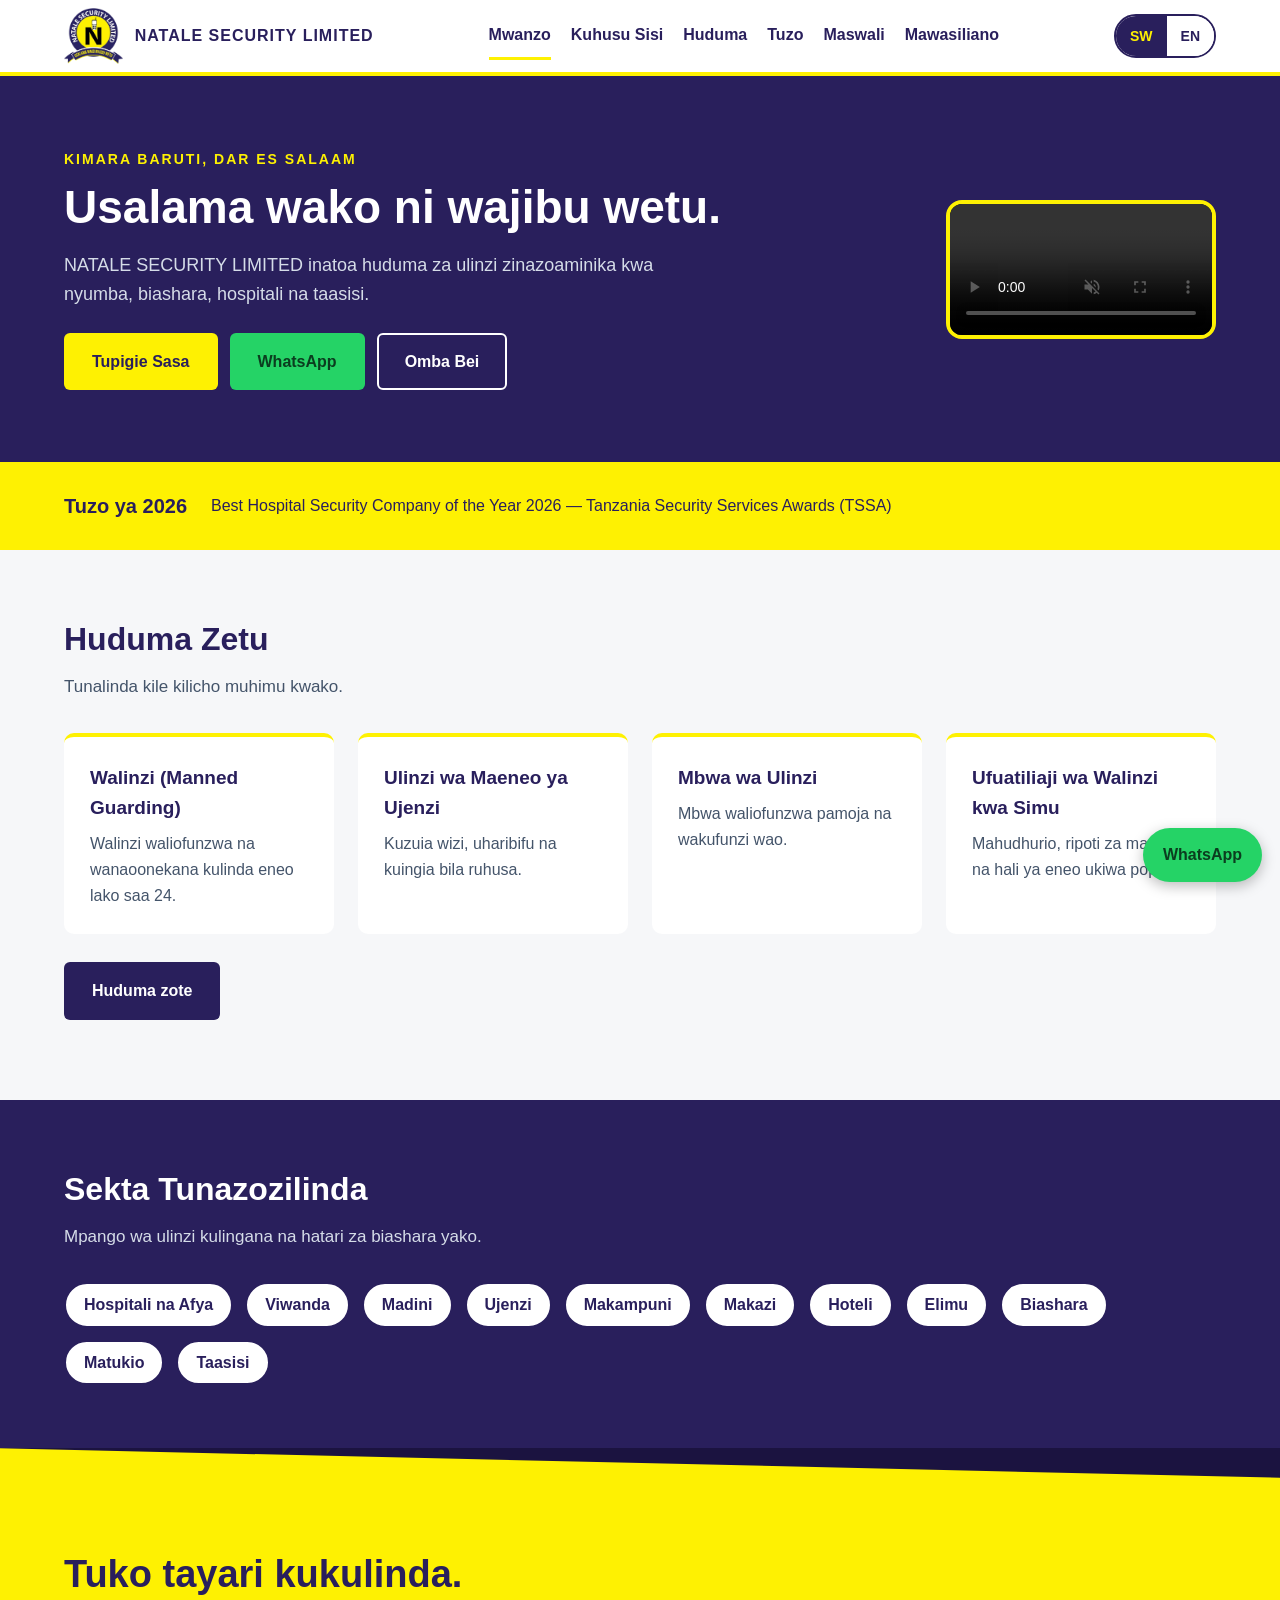
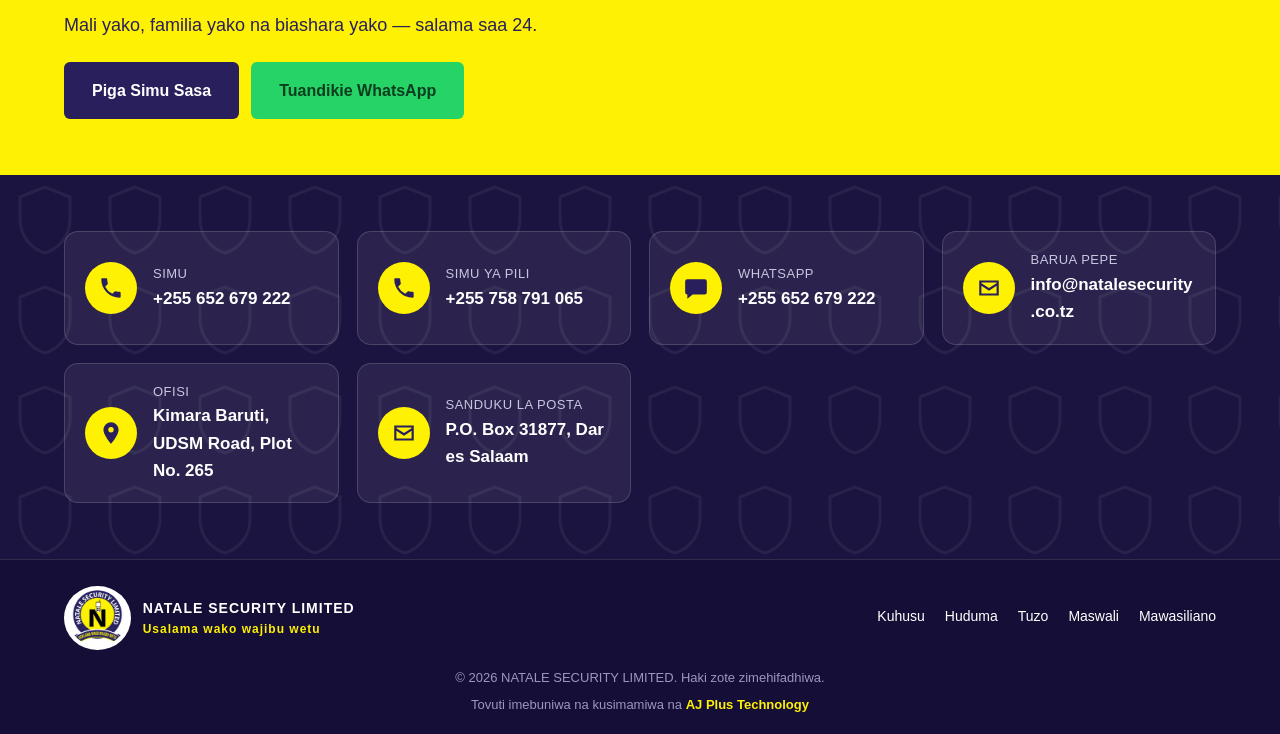
<file: index.html>
<!doctype html><html lang="sw"><head><meta charset="utf-8"><meta name="viewport" content="width=device-width,initial-scale=1"><title>Ulinzi wa Uhakika Dar es Salaam | NATALE SECURITY LIMITED</title><meta name="author" content="AJ Plus Technology"><meta name="description" content="NATALE SECURITY LIMITED: huduma za ulinzi Dar es Salaam. Mshindi wa Best Hospital Security Company of the Year 2026."><link rel="icon" href="assets/logo.png"><link rel="stylesheet" href="css/style.css"></head><body>
<header><div class="w"><a class="brand" href="index.html"><img src="assets/logo.png" alt="Nembo la NATALE SECURITY LIMITED"><span>NATALE SECURITY LIMITED</span></a><nav><a href="index.html" class=on>Mwanzo</a><a href="about.html">Kuhusu Sisi</a><a href="services.html">Huduma</a><a href="awards.html">Tuzo</a><a href="faq.html">Maswali</a><a href="contact.html">Mawasiliano</a></nav></div></header>
<section class="hero"><div class="w"><div class="tx"><div class="eyebrow">KIMARA BARUTI, DAR ES SALAAM</div><h1>Usalama wako ni wajibu wetu.</h1><p>NATALE SECURITY LIMITED inatoa huduma za ulinzi zinazoaminika kwa nyumba, biashara, hospitali na taasisi.</p><div class="btns"><a class="b y" href="tel:+255652679222">Tupigie Sasa</a><a class="b g" href="https://wa.me/255652679222">WhatsApp</a><a class="b o" href="contact.html">Omba Bei</a></div></div><div class="vid"><video src="assets/natale-intro.mp4" autoplay muted loop playsinline controls preload="metadata" aria-label="Video ya NATALE SECURITY LIMITED"></video></div></div></section><div class="award"><div class="w"><strong>Tuzo ya 2026</strong><span>Best Hospital Security Company of the Year 2026 &mdash; Tanzania Security Services Awards (TSSA)</span></div></div>
<section class="sec"><div class="w"><h2>Huduma Zetu</h2><p class="sub">Tunalinda kile kilicho muhimu kwako.</p><div class="grid"><div class="card"><h3>Walinzi (Manned Guarding)</h3><p>Walinzi waliofunzwa na wanaoonekana kulinda eneo lako saa 24.</p></div><div class="card"><h3>Ulinzi wa Maeneo ya Ujenzi</h3><p>Kuzuia wizi, uharibifu na kuingia bila ruhusa.</p></div><div class="card"><h3>Mbwa wa Ulinzi</h3><p>Mbwa waliofunzwa pamoja na wakufunzi wao.</p></div><div class="card"><h3>Ufuatiliaji wa Walinzi kwa Simu</h3><p>Mahudhurio, ripoti za matukio na hali ya eneo ukiwa popote.</p></div></div><p style="margin-top:28px"><a class="b n" href="services.html">Huduma zote</a></p></div></section>
<section class="sec dark"><div class="w"><h2>Sekta Tunazozilinda</h2><p class="sub">Mpango wa ulinzi kulingana na hatari za biashara yako.</p><div class="chips" style="color:var(--n)"><span>Hospitali na Afya</span><span>Viwanda</span><span>Madini</span><span>Ujenzi</span><span>Makampuni</span><span>Makazi</span><span>Hoteli</span><span>Elimu</span><span>Biashara</span><span>Matukio</span><span>Taasisi</span></div></div></section>
<footer>
<div class="ft-cta"><div class="w"><h2>Tuko tayari kukulinda.</h2><p>Mali yako, familia yako na biashara yako &mdash; salama saa 24.</p><div class="btns"><a class="b n" href="tel:+255652679222">Piga Simu Sasa</a><a class="b g" href="https://wa.me/255652679222">Tuandikie WhatsApp</a></div></div></div>
<div class="ft-main"><div class="w"><div class="fg"><a href="tel:+255652679222" class="fc"><span class="fi"><svg viewBox="0 0 24 24" width="26" height="26" fill="currentColor" aria-hidden="true"><path d="M6.6 10.8a15 15 0 006.6 6.6l2.2-2.2a1 1 0 011-.25 11 11 0 003.5.56 1 1 0 011 1V20a1 1 0 01-1 1A17 17 0 013 4a1 1 0 011-1h3.5a1 1 0 011 1c0 1.2.2 2.4.56 3.5a1 1 0 01-.25 1z"/></svg></span><span><small>Simu</small><b>+255 652 679 222</b></span></a><a href="tel:+255758791065" class="fc"><span class="fi"><svg viewBox="0 0 24 24" width="26" height="26" fill="currentColor" aria-hidden="true"><path d="M6.6 10.8a15 15 0 006.6 6.6l2.2-2.2a1 1 0 011-.25 11 11 0 003.5.56 1 1 0 011 1V20a1 1 0 01-1 1A17 17 0 013 4a1 1 0 011-1h3.5a1 1 0 011 1c0 1.2.2 2.4.56 3.5a1 1 0 01-.25 1z"/></svg></span><span><small>Simu ya pili</small><b>+255 758 791 065</b></span></a><a href="https://wa.me/255652679222" class="fc"><span class="fi"><svg viewBox="0 0 24 24" width="26" height="26" fill="currentColor" aria-hidden="true"><path d="M4 4h16a2 2 0 012 2v10a2 2 0 01-2 2H9l-5 4v-4H4a2 2 0 01-2-2V6a2 2 0 012-2z"/></svg></span><span><small>WhatsApp</small><b>+255 652 679 222</b></span></a><a href="mailto:info@natalesecurity.co.tz" class="fc"><span class="fi"><svg viewBox="0 0 24 24" width="26" height="26" fill="currentColor" aria-hidden="true"><path d="M3 5h18v14H3zm2 2v.5l7 4.500 7-4.500V7zm14 3l-7 4.500L5 10v7h14z"/></svg></span><span><small>Barua Pepe</small><b>info@natalesecurity.co.tz</b></span></a><div class="fc"><span class="fi"><svg viewBox="0 0 24 24" width="26" height="26" fill="currentColor" aria-hidden="true"><path d="M12 2a7 7 0 00-7 7c0 5.200 7 13 7 13s7-7.800 7-13a7 7 0 00-7-7zm0 9.500A2.500 2.500 0 1112 6.500a2.500 2.500 0 010 5z"/></svg></span><span><small>Ofisi</small><b>Kimara Baruti, UDSM Road, Plot No. 265</b></span></div><div class="fc"><span class="fi"><svg viewBox="0 0 24 24" width="26" height="26" fill="currentColor" aria-hidden="true"><path d="M3 5h18v14H3zm2 2v.5l7 4.500 7-4.500V7zm14 3l-7 4.500L5 10v7h14z"/></svg></span><span><small>Sanduku la Posta</small><b>P.O. Box 31877, Dar es Salaam</b></span></div></div></div></div>
<div class="ft-bot"><div class="w"><a class="brand" href="index.html"><img src="assets/logo.png" alt="Nembo la NATALE SECURITY LIMITED"><span>NATALE SECURITY LIMITED<small>Usalama wako wajibu wetu</small></span></a><nav><a href="about.html">Kuhusu</a><a href="services.html">Huduma</a><a href="awards.html">Tuzo</a><a href="faq.html">Maswali</a><a href="contact.html">Mawasiliano</a></nav></div><p>&copy; 2026 NATALE SECURITY LIMITED. Haki zote zimehifadhiwa.</p><p class="credit">Tovuti imebuniwa na kusimamiwa na <strong>AJ Plus Technology</strong></p></div>
</footer>
<a class="wa" href="https://wa.me/255652679222">WhatsApp</a><script src="js/lang.js" defer></script></body></html>
</file>
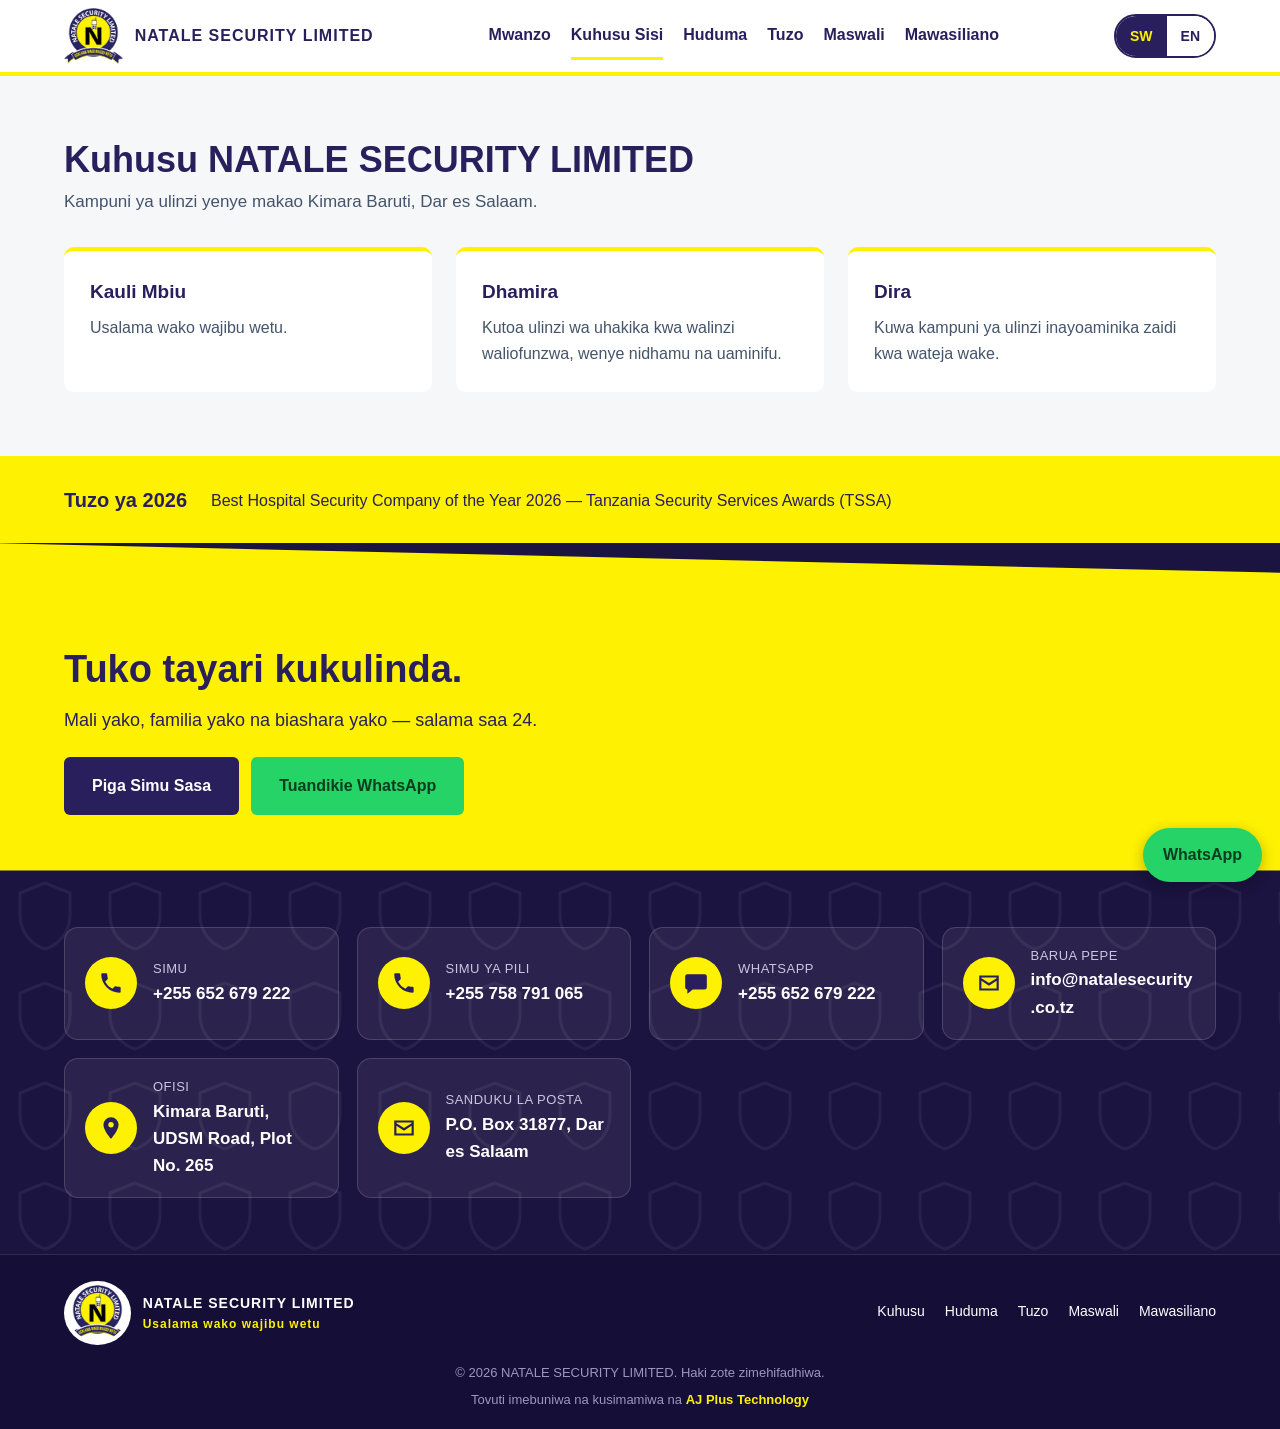
<file: about.html>
<!doctype html><html lang="sw"><head><meta charset="utf-8"><meta name="viewport" content="width=device-width,initial-scale=1"><title>Kuhusu Sisi | NATALE SECURITY LIMITED</title><meta name="author" content="AJ Plus Technology"><meta name="description" content="Kuhusu NATALE SECURITY LIMITED, dira, dhamira na kauli mbiu."><link rel="icon" href="assets/logo.png"><link rel="stylesheet" href="css/style.css"></head><body>
<header><div class="w"><a class="brand" href="index.html"><img src="assets/logo.png" alt="Nembo la NATALE SECURITY LIMITED"><span>NATALE SECURITY LIMITED</span></a><nav><a href="index.html">Mwanzo</a><a href="about.html" class=on>Kuhusu Sisi</a><a href="services.html">Huduma</a><a href="awards.html">Tuzo</a><a href="faq.html">Maswali</a><a href="contact.html">Mawasiliano</a></nav></div></header>
<section class="sec"><div class="w"><h1 style="font-size:36px;margin:0 0 8px">Kuhusu NATALE SECURITY LIMITED</h1><p class="sub">Kampuni ya ulinzi yenye makao Kimara Baruti, Dar es Salaam.</p><div class="grid"><div class="card"><h3>Kauli Mbiu</h3><p>Usalama wako wajibu wetu.</p></div><div class="card"><h3>Dhamira</h3><p>Kutoa ulinzi wa uhakika kwa walinzi waliofunzwa, wenye nidhamu na uaminifu.</p></div><div class="card"><h3>Dira</h3><p>Kuwa kampuni ya ulinzi inayoaminika zaidi kwa wateja wake.</p></div></div>
<!-- TODO: weka mwaka wa kuanzishwa, namba ya leseni/usajili na timu ya uongozi -->
</div></section><div class="award"><div class="w"><strong>Tuzo ya 2026</strong><span>Best Hospital Security Company of the Year 2026 &mdash; Tanzania Security Services Awards (TSSA)</span></div></div>
<footer>
<div class="ft-cta"><div class="w"><h2>Tuko tayari kukulinda.</h2><p>Mali yako, familia yako na biashara yako &mdash; salama saa 24.</p><div class="btns"><a class="b n" href="tel:+255652679222">Piga Simu Sasa</a><a class="b g" href="https://wa.me/255652679222">Tuandikie WhatsApp</a></div></div></div>
<div class="ft-main"><div class="w"><div class="fg"><a href="tel:+255652679222" class="fc"><span class="fi"><svg viewBox="0 0 24 24" width="26" height="26" fill="currentColor" aria-hidden="true"><path d="M6.6 10.8a15 15 0 006.6 6.6l2.2-2.2a1 1 0 011-.25 11 11 0 003.5.56 1 1 0 011 1V20a1 1 0 01-1 1A17 17 0 013 4a1 1 0 011-1h3.5a1 1 0 011 1c0 1.2.2 2.4.56 3.5a1 1 0 01-.25 1z"/></svg></span><span><small>Simu</small><b>+255 652 679 222</b></span></a><a href="tel:+255758791065" class="fc"><span class="fi"><svg viewBox="0 0 24 24" width="26" height="26" fill="currentColor" aria-hidden="true"><path d="M6.6 10.8a15 15 0 006.6 6.6l2.2-2.2a1 1 0 011-.25 11 11 0 003.5.56 1 1 0 011 1V20a1 1 0 01-1 1A17 17 0 013 4a1 1 0 011-1h3.5a1 1 0 011 1c0 1.2.2 2.4.56 3.5a1 1 0 01-.25 1z"/></svg></span><span><small>Simu ya pili</small><b>+255 758 791 065</b></span></a><a href="https://wa.me/255652679222" class="fc"><span class="fi"><svg viewBox="0 0 24 24" width="26" height="26" fill="currentColor" aria-hidden="true"><path d="M4 4h16a2 2 0 012 2v10a2 2 0 01-2 2H9l-5 4v-4H4a2 2 0 01-2-2V6a2 2 0 012-2z"/></svg></span><span><small>WhatsApp</small><b>+255 652 679 222</b></span></a><a href="mailto:info@natalesecurity.co.tz" class="fc"><span class="fi"><svg viewBox="0 0 24 24" width="26" height="26" fill="currentColor" aria-hidden="true"><path d="M3 5h18v14H3zm2 2v.5l7 4.500 7-4.500V7zm14 3l-7 4.500L5 10v7h14z"/></svg></span><span><small>Barua Pepe</small><b>info@natalesecurity.co.tz</b></span></a><div class="fc"><span class="fi"><svg viewBox="0 0 24 24" width="26" height="26" fill="currentColor" aria-hidden="true"><path d="M12 2a7 7 0 00-7 7c0 5.200 7 13 7 13s7-7.800 7-13a7 7 0 00-7-7zm0 9.500A2.500 2.500 0 1112 6.500a2.500 2.500 0 010 5z"/></svg></span><span><small>Ofisi</small><b>Kimara Baruti, UDSM Road, Plot No. 265</b></span></div><div class="fc"><span class="fi"><svg viewBox="0 0 24 24" width="26" height="26" fill="currentColor" aria-hidden="true"><path d="M3 5h18v14H3zm2 2v.5l7 4.500 7-4.500V7zm14 3l-7 4.500L5 10v7h14z"/></svg></span><span><small>Sanduku la Posta</small><b>P.O. Box 31877, Dar es Salaam</b></span></div></div></div></div>
<div class="ft-bot"><div class="w"><a class="brand" href="index.html"><img src="assets/logo.png" alt="Nembo la NATALE SECURITY LIMITED"><span>NATALE SECURITY LIMITED<small>Usalama wako wajibu wetu</small></span></a><nav><a href="about.html">Kuhusu</a><a href="services.html">Huduma</a><a href="awards.html">Tuzo</a><a href="faq.html">Maswali</a><a href="contact.html">Mawasiliano</a></nav></div><p>&copy; 2026 NATALE SECURITY LIMITED. Haki zote zimehifadhiwa.</p><p class="credit">Tovuti imebuniwa na kusimamiwa na <strong>AJ Plus Technology</strong></p></div>
</footer>
<a class="wa" href="https://wa.me/255652679222">WhatsApp</a><script src="js/lang.js" defer></script></body></html>
</file>
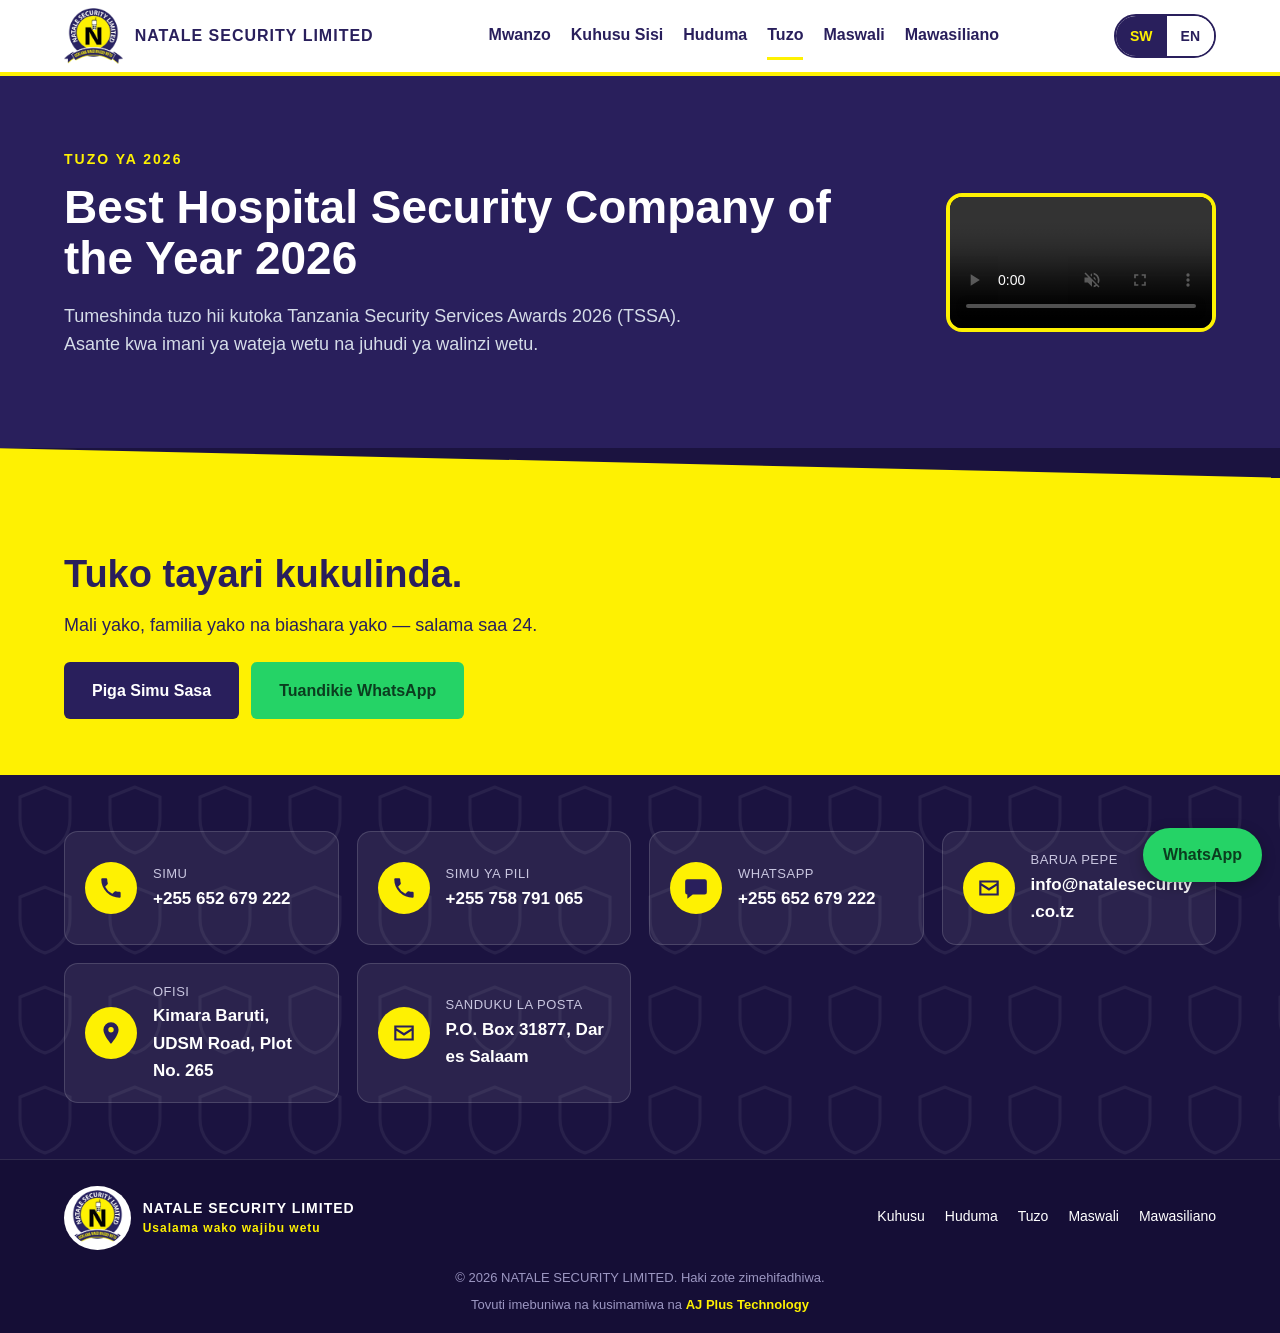
<file: awards.html>
<!doctype html><html lang="sw"><head><meta charset="utf-8"><meta name="viewport" content="width=device-width,initial-scale=1"><title>Tuzo na Mafanikio | NATALE SECURITY LIMITED</title><meta name="author" content="AJ Plus Technology"><meta name="description" content="Tuzo ya Best Hospital Security Company of the Year 2026 (TSSA) kwa NATALE SECURITY LIMITED."><link rel="icon" href="assets/logo.png"><link rel="stylesheet" href="css/style.css"></head><body>
<header><div class="w"><a class="brand" href="index.html"><img src="assets/logo.png" alt="Nembo la NATALE SECURITY LIMITED"><span>NATALE SECURITY LIMITED</span></a><nav><a href="index.html">Mwanzo</a><a href="about.html">Kuhusu Sisi</a><a href="services.html">Huduma</a><a href="awards.html" class=on>Tuzo</a><a href="faq.html">Maswali</a><a href="contact.html">Mawasiliano</a></nav></div></header>
<section class="hero"><div class="w"><div class="tx"><div class="eyebrow">TUZO YA 2026</div><h1>Best Hospital Security Company of the Year 2026</h1><p>Tumeshinda tuzo hii kutoka Tanzania Security Services Awards 2026 (TSSA). Asante kwa imani ya wateja wetu na juhudi ya walinzi wetu.</p></div><div class="vid"><video src="assets/natale-intro.mp4" autoplay muted loop playsinline controls preload="metadata" aria-label="Video ya NATALE SECURITY LIMITED"></video></div></div></section>
<!-- TODO: weka picha ya cheti/kombe na tarehe ya hafla -->
<footer>
<div class="ft-cta"><div class="w"><h2>Tuko tayari kukulinda.</h2><p>Mali yako, familia yako na biashara yako &mdash; salama saa 24.</p><div class="btns"><a class="b n" href="tel:+255652679222">Piga Simu Sasa</a><a class="b g" href="https://wa.me/255652679222">Tuandikie WhatsApp</a></div></div></div>
<div class="ft-main"><div class="w"><div class="fg"><a href="tel:+255652679222" class="fc"><span class="fi"><svg viewBox="0 0 24 24" width="26" height="26" fill="currentColor" aria-hidden="true"><path d="M6.6 10.8a15 15 0 006.6 6.6l2.2-2.2a1 1 0 011-.25 11 11 0 003.5.56 1 1 0 011 1V20a1 1 0 01-1 1A17 17 0 013 4a1 1 0 011-1h3.5a1 1 0 011 1c0 1.2.2 2.4.56 3.5a1 1 0 01-.25 1z"/></svg></span><span><small>Simu</small><b>+255 652 679 222</b></span></a><a href="tel:+255758791065" class="fc"><span class="fi"><svg viewBox="0 0 24 24" width="26" height="26" fill="currentColor" aria-hidden="true"><path d="M6.6 10.8a15 15 0 006.6 6.6l2.2-2.2a1 1 0 011-.25 11 11 0 003.5.56 1 1 0 011 1V20a1 1 0 01-1 1A17 17 0 013 4a1 1 0 011-1h3.5a1 1 0 011 1c0 1.2.2 2.4.56 3.5a1 1 0 01-.25 1z"/></svg></span><span><small>Simu ya pili</small><b>+255 758 791 065</b></span></a><a href="https://wa.me/255652679222" class="fc"><span class="fi"><svg viewBox="0 0 24 24" width="26" height="26" fill="currentColor" aria-hidden="true"><path d="M4 4h16a2 2 0 012 2v10a2 2 0 01-2 2H9l-5 4v-4H4a2 2 0 01-2-2V6a2 2 0 012-2z"/></svg></span><span><small>WhatsApp</small><b>+255 652 679 222</b></span></a><a href="mailto:info@natalesecurity.co.tz" class="fc"><span class="fi"><svg viewBox="0 0 24 24" width="26" height="26" fill="currentColor" aria-hidden="true"><path d="M3 5h18v14H3zm2 2v.5l7 4.500 7-4.500V7zm14 3l-7 4.500L5 10v7h14z"/></svg></span><span><small>Barua Pepe</small><b>info@natalesecurity.co.tz</b></span></a><div class="fc"><span class="fi"><svg viewBox="0 0 24 24" width="26" height="26" fill="currentColor" aria-hidden="true"><path d="M12 2a7 7 0 00-7 7c0 5.200 7 13 7 13s7-7.800 7-13a7 7 0 00-7-7zm0 9.500A2.500 2.500 0 1112 6.500a2.500 2.500 0 010 5z"/></svg></span><span><small>Ofisi</small><b>Kimara Baruti, UDSM Road, Plot No. 265</b></span></div><div class="fc"><span class="fi"><svg viewBox="0 0 24 24" width="26" height="26" fill="currentColor" aria-hidden="true"><path d="M3 5h18v14H3zm2 2v.5l7 4.500 7-4.500V7zm14 3l-7 4.500L5 10v7h14z"/></svg></span><span><small>Sanduku la Posta</small><b>P.O. Box 31877, Dar es Salaam</b></span></div></div></div></div>
<div class="ft-bot"><div class="w"><a class="brand" href="index.html"><img src="assets/logo.png" alt="Nembo la NATALE SECURITY LIMITED"><span>NATALE SECURITY LIMITED<small>Usalama wako wajibu wetu</small></span></a><nav><a href="about.html">Kuhusu</a><a href="services.html">Huduma</a><a href="awards.html">Tuzo</a><a href="faq.html">Maswali</a><a href="contact.html">Mawasiliano</a></nav></div><p>&copy; 2026 NATALE SECURITY LIMITED. Haki zote zimehifadhiwa.</p><p class="credit">Tovuti imebuniwa na kusimamiwa na <strong>AJ Plus Technology</strong></p></div>
</footer>
<a class="wa" href="https://wa.me/255652679222">WhatsApp</a><script src="js/lang.js" defer></script></body></html>
</file>
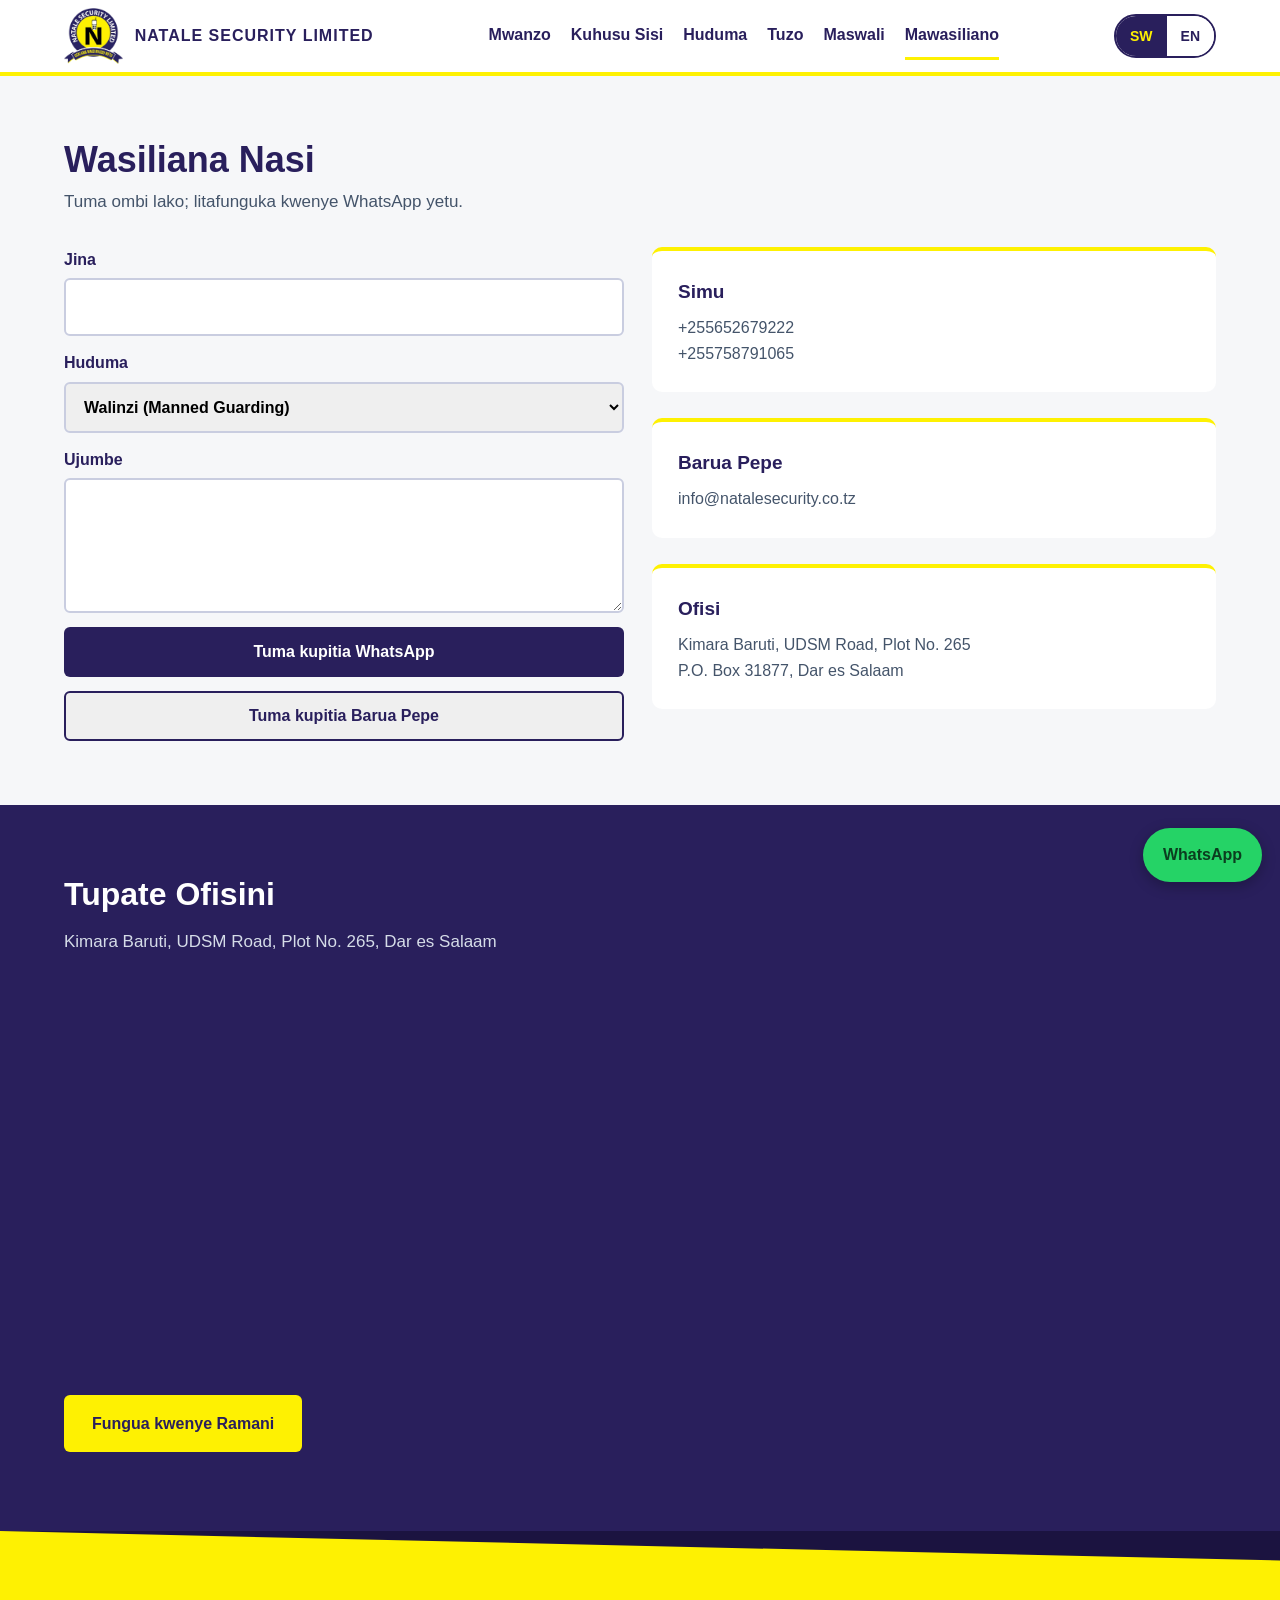
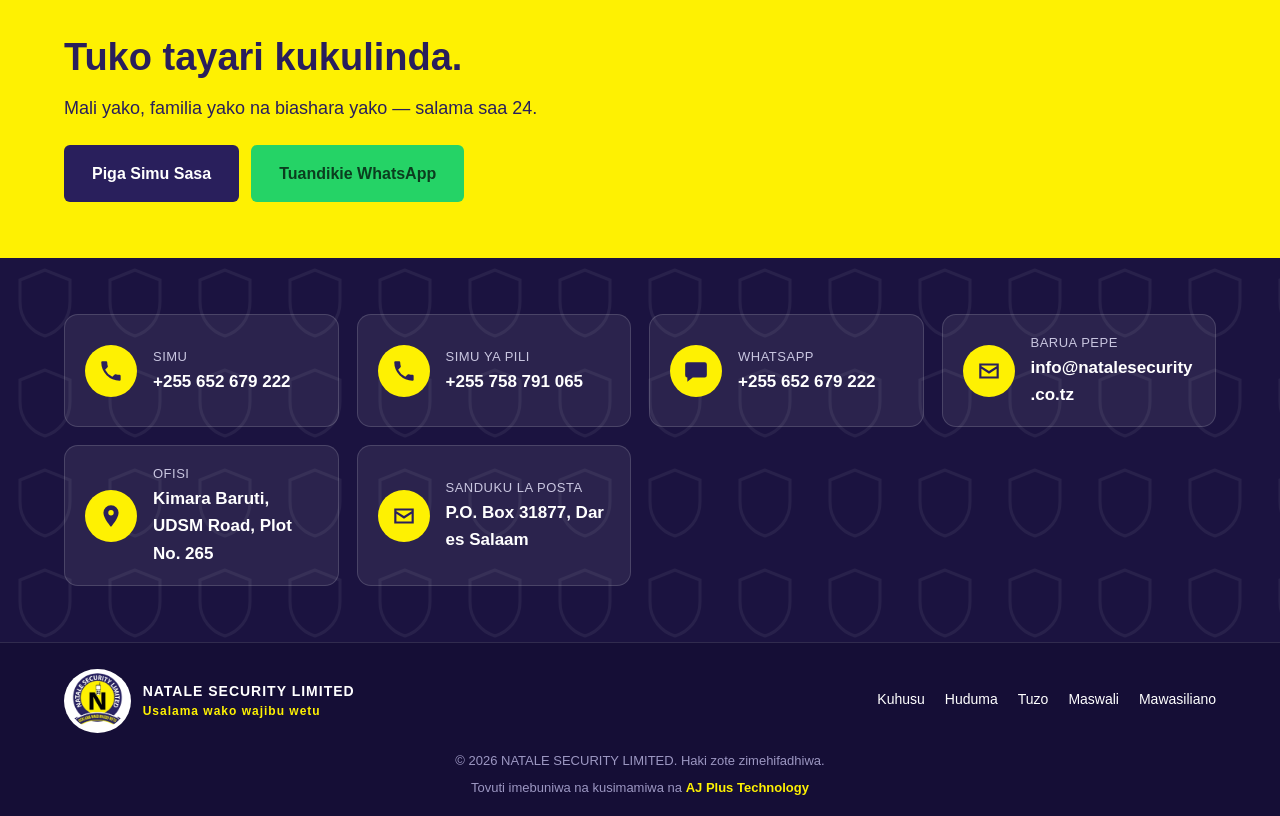
<file: contact.html>
<!doctype html><html lang="sw"><head><meta charset="utf-8"><meta name="viewport" content="width=device-width,initial-scale=1"><title>Mawasiliano | NATALE SECURITY LIMITED</title><meta name="author" content="AJ Plus Technology"><meta name="description" content="Wasiliana na NATALE SECURITY LIMITED, Kimara Baruti, Dar es Salaam."><link rel="icon" href="assets/logo.png"><link rel="stylesheet" href="css/style.css"></head><body>
<header><div class="w"><a class="brand" href="index.html"><img src="assets/logo.png" alt="Nembo la NATALE SECURITY LIMITED"><span>NATALE SECURITY LIMITED</span></a><nav><a href="index.html">Mwanzo</a><a href="about.html">Kuhusu Sisi</a><a href="services.html">Huduma</a><a href="awards.html">Tuzo</a><a href="faq.html">Maswali</a><a href="contact.html" class=on>Mawasiliano</a></nav></div></header>
<section class="sec"><div class="w"><h1 style="font-size:36px;margin:0 0 8px">Wasiliana Nasi</h1><p class="sub">Tuma ombi lako; litafunguka kwenye WhatsApp yetu.</p><div class="grid"><form id="f"><label>Jina<input id="n" required></label><label>Huduma<select id="s"><option>Walinzi (Manned Guarding)</option><option>Ulinzi wa Maeneo ya Ujenzi</option><option>Mbwa wa Ulinzi</option><option>Ufuatiliaji wa Walinzi kwa Simu</option><option>Ulinzi wa VIP na Matukio</option><option>Doria na Kukabiliana na Tahadhari</option><option>CCTV na Ufuatiliaji wa Mbali</option><option>Usindikizaji wa Fedha na Mali</option></select></label><label>Ujumbe<textarea id="m" rows="4"></textarea></label><button class="b n" type="submit">Tuma kupitia WhatsApp</button><button class="b o" id="em" type="button" style="border-color:var(--n);color:var(--n)">Tuma kupitia Barua Pepe</button></form>
<div><div class="card"><h3>Simu</h3><p><a href="tel:+255652679222">+255652679222</a><br><a href="tel:+255758791065">+255758791065</a></p></div><br><div class="card"><h3>Barua Pepe</h3><p><a href="mailto:info@natalesecurity.co.tz">info@natalesecurity.co.tz</a></p></div><br><div class="card"><h3>Ofisi</h3><p>Kimara Baruti, UDSM Road, Plot No. 265<br>P.O. Box 31877, Dar es Salaam</p></div></div></div></div></section>
<section class="sec dark"><div class="w"><h2>Tupate Ofisini</h2><p class="sub">Kimara Baruti, UDSM Road, Plot No. 265, Dar es Salaam</p><iframe title="Ramani ya ofisi ya NATALE SECURITY LIMITED" src="https://www.google.com/maps?q=-6.802180,39.208233&z=17&output=embed" width="100%" height="380" style="border:0;border-radius:14px" loading="lazy" referrerpolicy="no-referrer-when-downgrade"></iframe><p style="margin-top:20px"><a class="b y" href="https://maps.app.goo.gl/S2AyzX9BJRT9HKiE8" target="_blank" rel="noopener">Fungua kwenye Ramani</a></p></div></section>
<script>document.getElementById('em').onclick=function(){var en=document.documentElement.lang==='en';location.href='mailto:info@natalesecurity.co.tz?subject='+encodeURIComponent((en?'Service request: ':'Ombi la huduma: ')+s.value)+'&body='+encodeURIComponent((en?'Name: ':'Jina: ')+n.value+'\n\n'+m.value)};document.getElementById('f').onsubmit=function(e){e.preventDefault();var en=document.documentElement.lang==='en';var t=(en?'Hello NATALE SECURITY, my name is '+n.value+'. I need: ':'Habari NATALE SECURITY, naitwa '+n.value+'. Ninahitaji: ')+s.value+'. '+m.value;location.href='https://wa.me/255652679222?text='+encodeURIComponent(t)}</script>
<footer>
<div class="ft-cta"><div class="w"><h2>Tuko tayari kukulinda.</h2><p>Mali yako, familia yako na biashara yako &mdash; salama saa 24.</p><div class="btns"><a class="b n" href="tel:+255652679222">Piga Simu Sasa</a><a class="b g" href="https://wa.me/255652679222">Tuandikie WhatsApp</a></div></div></div>
<div class="ft-main"><div class="w"><div class="fg"><a href="tel:+255652679222" class="fc"><span class="fi"><svg viewBox="0 0 24 24" width="26" height="26" fill="currentColor" aria-hidden="true"><path d="M6.6 10.8a15 15 0 006.6 6.6l2.2-2.2a1 1 0 011-.25 11 11 0 003.5.56 1 1 0 011 1V20a1 1 0 01-1 1A17 17 0 013 4a1 1 0 011-1h3.5a1 1 0 011 1c0 1.2.2 2.4.56 3.5a1 1 0 01-.25 1z"/></svg></span><span><small>Simu</small><b>+255 652 679 222</b></span></a><a href="tel:+255758791065" class="fc"><span class="fi"><svg viewBox="0 0 24 24" width="26" height="26" fill="currentColor" aria-hidden="true"><path d="M6.6 10.8a15 15 0 006.6 6.6l2.2-2.2a1 1 0 011-.25 11 11 0 003.5.56 1 1 0 011 1V20a1 1 0 01-1 1A17 17 0 013 4a1 1 0 011-1h3.5a1 1 0 011 1c0 1.2.2 2.4.56 3.5a1 1 0 01-.25 1z"/></svg></span><span><small>Simu ya pili</small><b>+255 758 791 065</b></span></a><a href="https://wa.me/255652679222" class="fc"><span class="fi"><svg viewBox="0 0 24 24" width="26" height="26" fill="currentColor" aria-hidden="true"><path d="M4 4h16a2 2 0 012 2v10a2 2 0 01-2 2H9l-5 4v-4H4a2 2 0 01-2-2V6a2 2 0 012-2z"/></svg></span><span><small>WhatsApp</small><b>+255 652 679 222</b></span></a><a href="mailto:info@natalesecurity.co.tz" class="fc"><span class="fi"><svg viewBox="0 0 24 24" width="26" height="26" fill="currentColor" aria-hidden="true"><path d="M3 5h18v14H3zm2 2v.5l7 4.500 7-4.500V7zm14 3l-7 4.500L5 10v7h14z"/></svg></span><span><small>Barua Pepe</small><b>info@natalesecurity.co.tz</b></span></a><div class="fc"><span class="fi"><svg viewBox="0 0 24 24" width="26" height="26" fill="currentColor" aria-hidden="true"><path d="M12 2a7 7 0 00-7 7c0 5.200 7 13 7 13s7-7.800 7-13a7 7 0 00-7-7zm0 9.500A2.500 2.500 0 1112 6.500a2.500 2.500 0 010 5z"/></svg></span><span><small>Ofisi</small><b>Kimara Baruti, UDSM Road, Plot No. 265</b></span></div><div class="fc"><span class="fi"><svg viewBox="0 0 24 24" width="26" height="26" fill="currentColor" aria-hidden="true"><path d="M3 5h18v14H3zm2 2v.5l7 4.500 7-4.500V7zm14 3l-7 4.500L5 10v7h14z"/></svg></span><span><small>Sanduku la Posta</small><b>P.O. Box 31877, Dar es Salaam</b></span></div></div></div></div>
<div class="ft-bot"><div class="w"><a class="brand" href="index.html"><img src="assets/logo.png" alt="Nembo la NATALE SECURITY LIMITED"><span>NATALE SECURITY LIMITED<small>Usalama wako wajibu wetu</small></span></a><nav><a href="about.html">Kuhusu</a><a href="services.html">Huduma</a><a href="awards.html">Tuzo</a><a href="faq.html">Maswali</a><a href="contact.html">Mawasiliano</a></nav></div><p>&copy; 2026 NATALE SECURITY LIMITED. Haki zote zimehifadhiwa.</p><p class="credit">Tovuti imebuniwa na kusimamiwa na <strong>AJ Plus Technology</strong></p></div>
</footer>
<a class="wa" href="https://wa.me/255652679222">WhatsApp</a><script src="js/lang.js" defer></script></body></html>
</file>
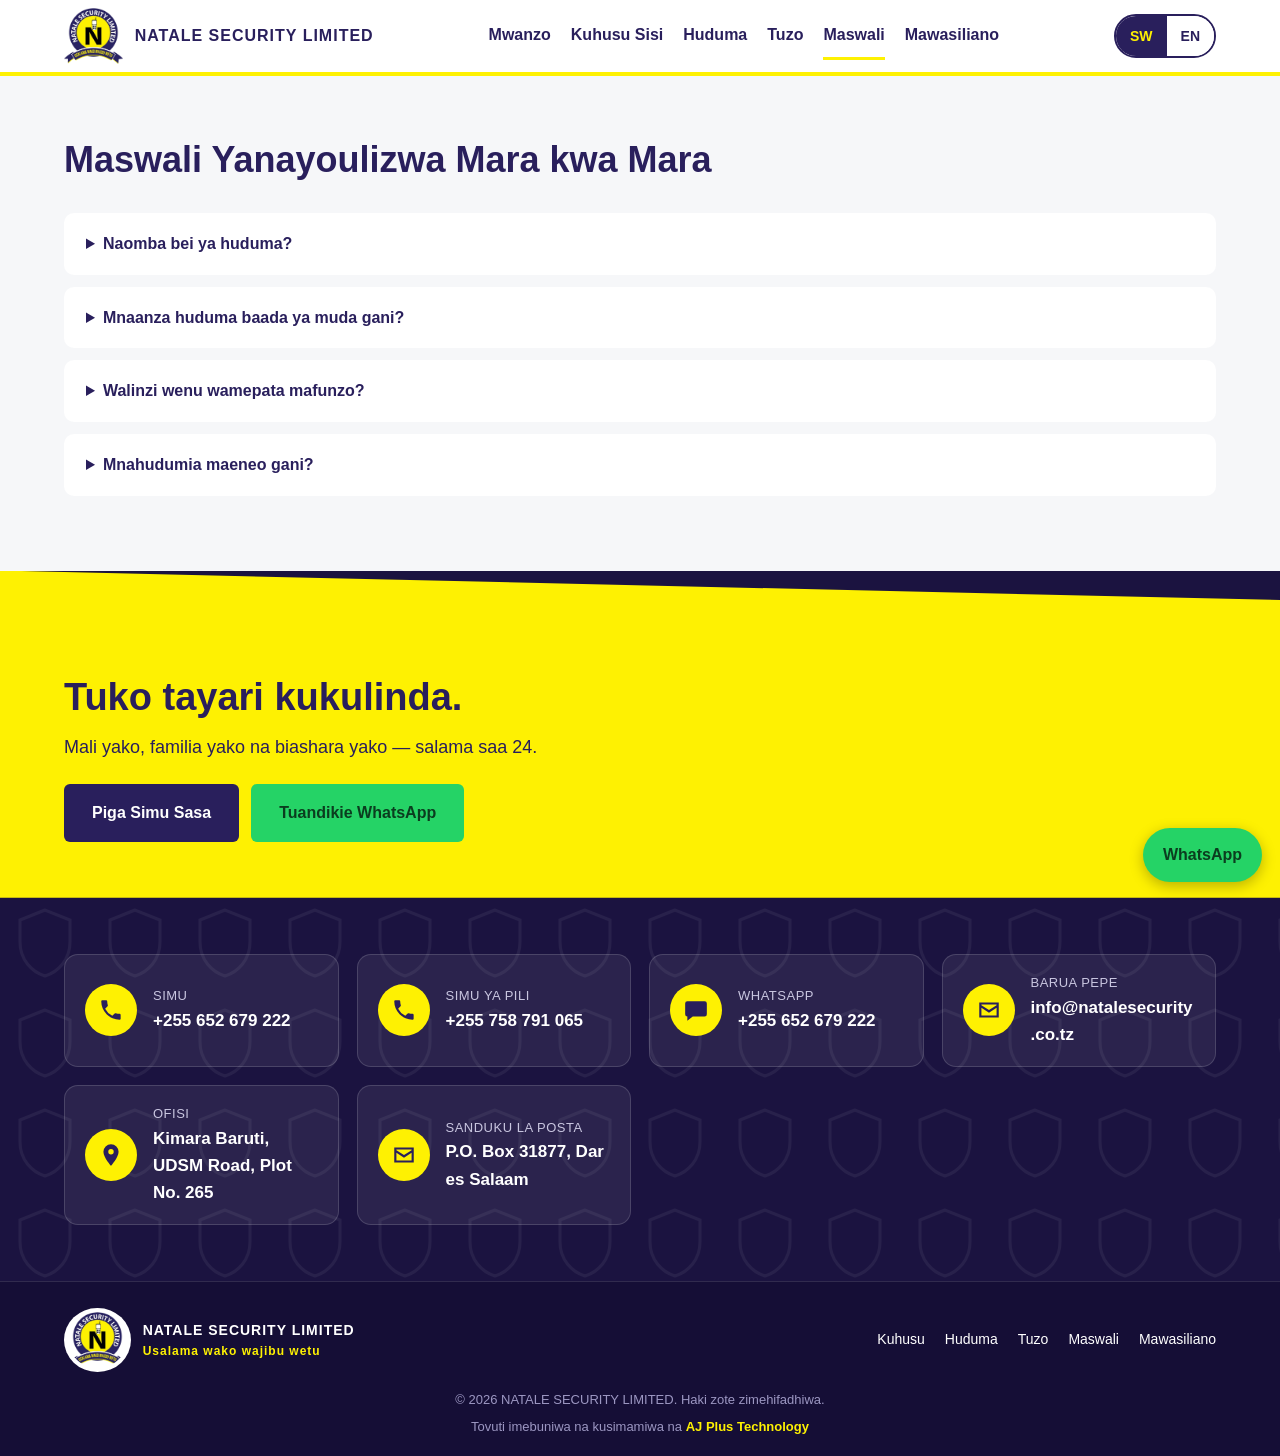
<file: faq.html>
<!doctype html><html lang="sw"><head><meta charset="utf-8"><meta name="viewport" content="width=device-width,initial-scale=1"><title>Maswali | NATALE SECURITY LIMITED</title><meta name="author" content="AJ Plus Technology"><meta name="description" content="Maswali na majibu kuhusu huduma za NATALE SECURITY LIMITED."><link rel="icon" href="assets/logo.png"><link rel="stylesheet" href="css/style.css"></head><body>
<header><div class="w"><a class="brand" href="index.html"><img src="assets/logo.png" alt="Nembo la NATALE SECURITY LIMITED"><span>NATALE SECURITY LIMITED</span></a><nav><a href="index.html">Mwanzo</a><a href="about.html">Kuhusu Sisi</a><a href="services.html">Huduma</a><a href="awards.html">Tuzo</a><a href="faq.html" class=on>Maswali</a><a href="contact.html">Mawasiliano</a></nav></div></header>
<section class="sec"><div class="w"><h1 style="font-size:36px;margin:0 0 8px">Maswali Yanayoulizwa Mara kwa Mara</h1><br><details><summary>Naomba bei ya huduma?</summary><p>Tuma ombi kupitia ukurasa wa Mawasiliano au WhatsApp. Tutatathmini eneo lako kisha kukupa bei.</p></details><details><summary>Mnaanza huduma baada ya muda gani?</summary><p>Muda hutegemea aina ya huduma; wasiliana nasi kupata ratiba.</p></details><details><summary>Walinzi wenu wamepata mafunzo?</summary><p>Ndiyo, walinzi wetu hupata mafunzo ya nidhamu na majibu ya dharura.</p></details><details><summary>Mnahudumia maeneo gani?</summary><p>Dar es Salaam; wasiliana nasi kuhusu maeneo mengine.</p></details><!-- TODO: hakiki majibu na mteja --></div></section>
<footer>
<div class="ft-cta"><div class="w"><h2>Tuko tayari kukulinda.</h2><p>Mali yako, familia yako na biashara yako &mdash; salama saa 24.</p><div class="btns"><a class="b n" href="tel:+255652679222">Piga Simu Sasa</a><a class="b g" href="https://wa.me/255652679222">Tuandikie WhatsApp</a></div></div></div>
<div class="ft-main"><div class="w"><div class="fg"><a href="tel:+255652679222" class="fc"><span class="fi"><svg viewBox="0 0 24 24" width="26" height="26" fill="currentColor" aria-hidden="true"><path d="M6.6 10.8a15 15 0 006.6 6.6l2.2-2.2a1 1 0 011-.25 11 11 0 003.5.56 1 1 0 011 1V20a1 1 0 01-1 1A17 17 0 013 4a1 1 0 011-1h3.5a1 1 0 011 1c0 1.2.2 2.4.56 3.5a1 1 0 01-.25 1z"/></svg></span><span><small>Simu</small><b>+255 652 679 222</b></span></a><a href="tel:+255758791065" class="fc"><span class="fi"><svg viewBox="0 0 24 24" width="26" height="26" fill="currentColor" aria-hidden="true"><path d="M6.6 10.8a15 15 0 006.6 6.6l2.2-2.2a1 1 0 011-.25 11 11 0 003.5.56 1 1 0 011 1V20a1 1 0 01-1 1A17 17 0 013 4a1 1 0 011-1h3.5a1 1 0 011 1c0 1.2.2 2.4.56 3.5a1 1 0 01-.25 1z"/></svg></span><span><small>Simu ya pili</small><b>+255 758 791 065</b></span></a><a href="https://wa.me/255652679222" class="fc"><span class="fi"><svg viewBox="0 0 24 24" width="26" height="26" fill="currentColor" aria-hidden="true"><path d="M4 4h16a2 2 0 012 2v10a2 2 0 01-2 2H9l-5 4v-4H4a2 2 0 01-2-2V6a2 2 0 012-2z"/></svg></span><span><small>WhatsApp</small><b>+255 652 679 222</b></span></a><a href="mailto:info@natalesecurity.co.tz" class="fc"><span class="fi"><svg viewBox="0 0 24 24" width="26" height="26" fill="currentColor" aria-hidden="true"><path d="M3 5h18v14H3zm2 2v.5l7 4.500 7-4.500V7zm14 3l-7 4.500L5 10v7h14z"/></svg></span><span><small>Barua Pepe</small><b>info@natalesecurity.co.tz</b></span></a><div class="fc"><span class="fi"><svg viewBox="0 0 24 24" width="26" height="26" fill="currentColor" aria-hidden="true"><path d="M12 2a7 7 0 00-7 7c0 5.200 7 13 7 13s7-7.800 7-13a7 7 0 00-7-7zm0 9.500A2.500 2.500 0 1112 6.500a2.500 2.500 0 010 5z"/></svg></span><span><small>Ofisi</small><b>Kimara Baruti, UDSM Road, Plot No. 265</b></span></div><div class="fc"><span class="fi"><svg viewBox="0 0 24 24" width="26" height="26" fill="currentColor" aria-hidden="true"><path d="M3 5h18v14H3zm2 2v.5l7 4.500 7-4.500V7zm14 3l-7 4.500L5 10v7h14z"/></svg></span><span><small>Sanduku la Posta</small><b>P.O. Box 31877, Dar es Salaam</b></span></div></div></div></div>
<div class="ft-bot"><div class="w"><a class="brand" href="index.html"><img src="assets/logo.png" alt="Nembo la NATALE SECURITY LIMITED"><span>NATALE SECURITY LIMITED<small>Usalama wako wajibu wetu</small></span></a><nav><a href="about.html">Kuhusu</a><a href="services.html">Huduma</a><a href="awards.html">Tuzo</a><a href="faq.html">Maswali</a><a href="contact.html">Mawasiliano</a></nav></div><p>&copy; 2026 NATALE SECURITY LIMITED. Haki zote zimehifadhiwa.</p><p class="credit">Tovuti imebuniwa na kusimamiwa na <strong>AJ Plus Technology</strong></p></div>
</footer>
<a class="wa" href="https://wa.me/255652679222">WhatsApp</a><script src="js/lang.js" defer></script></body></html>
</file>
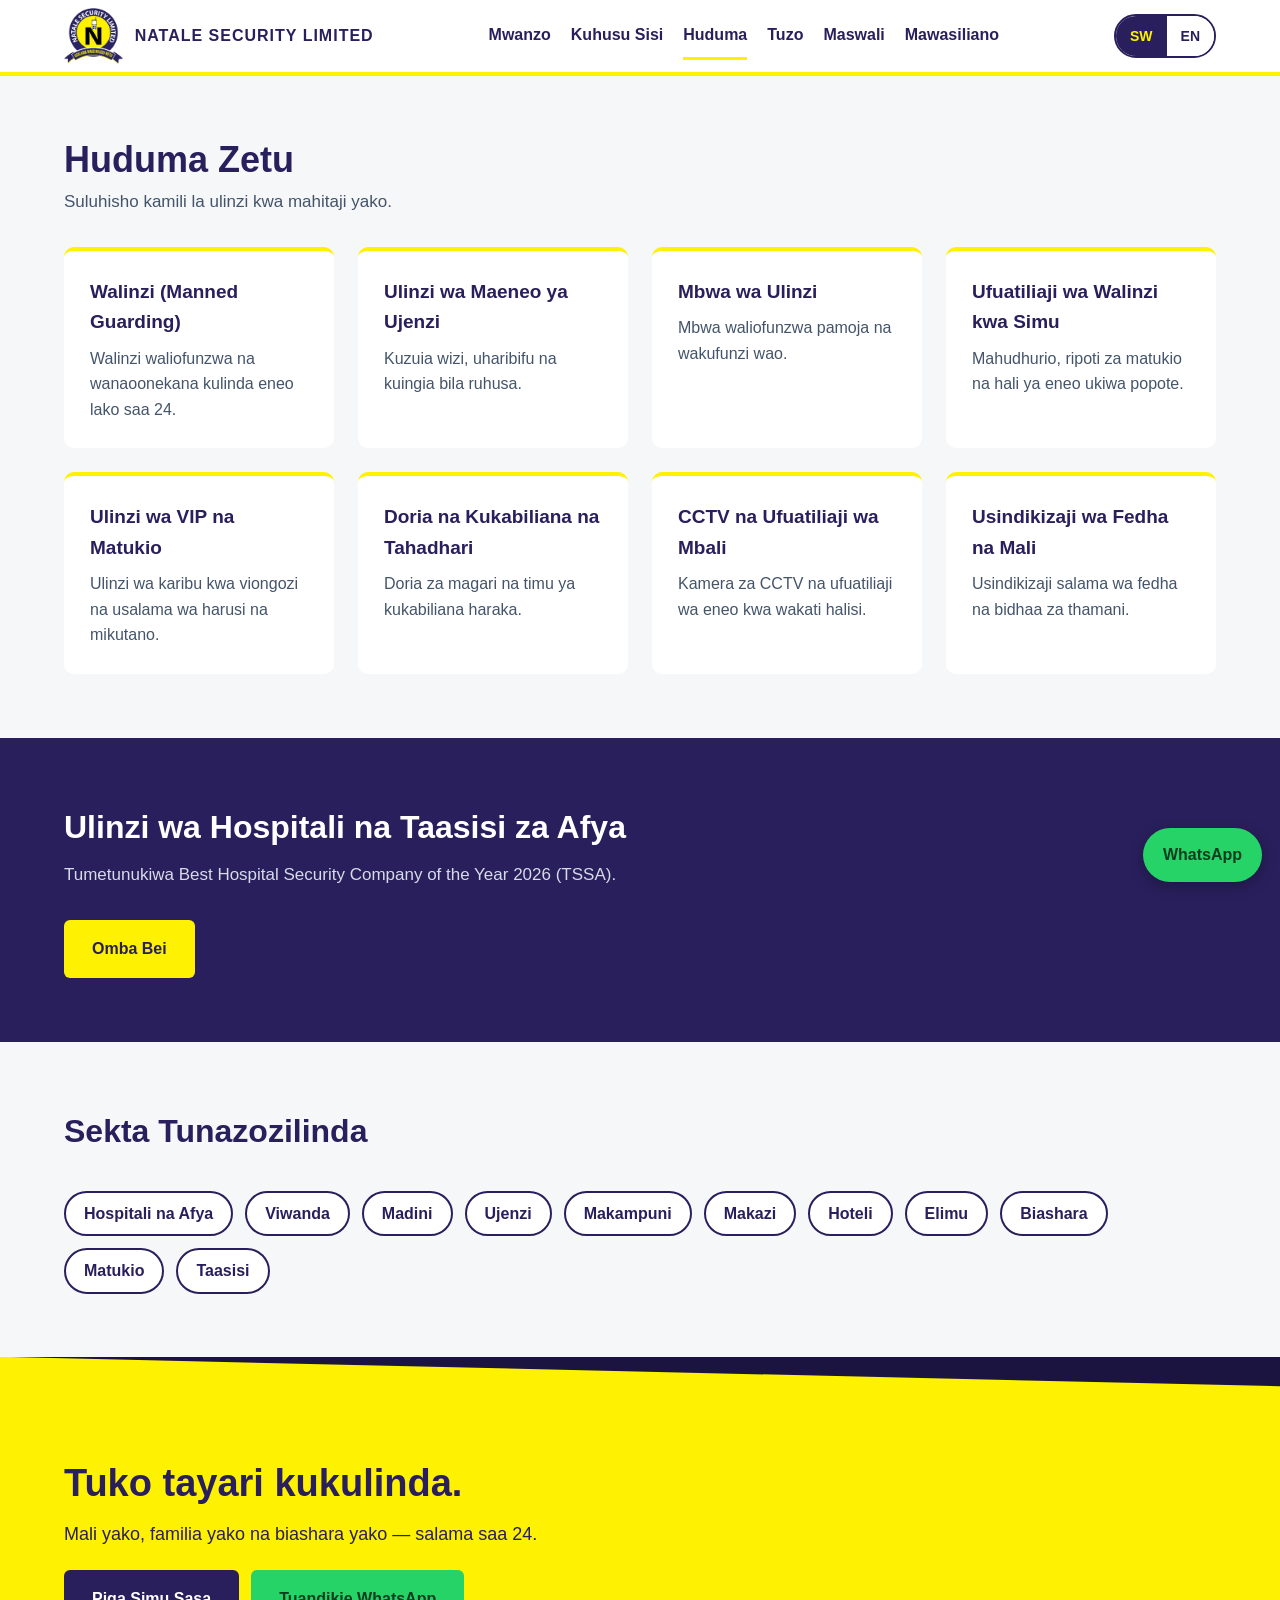
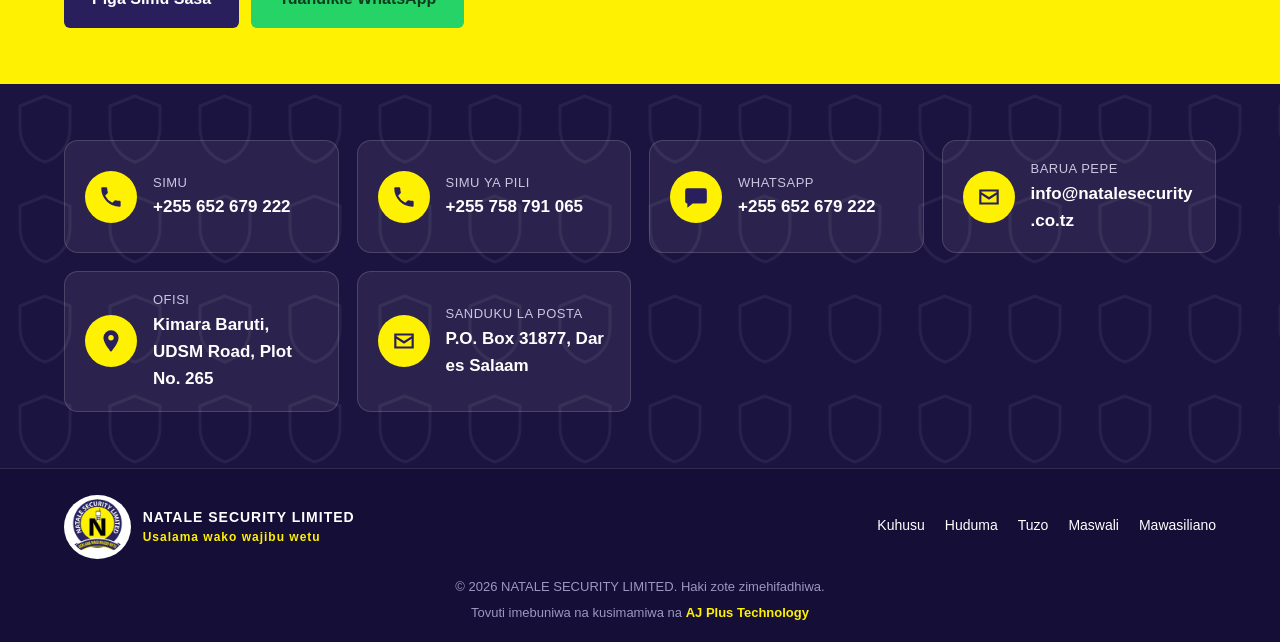
<file: services.html>
<!doctype html><html lang="sw"><head><meta charset="utf-8"><meta name="viewport" content="width=device-width,initial-scale=1"><title>Huduma | NATALE SECURITY LIMITED</title><meta name="author" content="AJ Plus Technology"><meta name="description" content="Huduma za ulinzi: walinzi, CCTV, doria, VIP na matukio, ulinzi wa hospitali."><link rel="icon" href="assets/logo.png"><link rel="stylesheet" href="css/style.css"></head><body>
<header><div class="w"><a class="brand" href="index.html"><img src="assets/logo.png" alt="Nembo la NATALE SECURITY LIMITED"><span>NATALE SECURITY LIMITED</span></a><nav><a href="index.html">Mwanzo</a><a href="about.html">Kuhusu Sisi</a><a href="services.html" class=on>Huduma</a><a href="awards.html">Tuzo</a><a href="faq.html">Maswali</a><a href="contact.html">Mawasiliano</a></nav></div></header>
<section class="sec"><div class="w"><h1 style="font-size:36px;margin:0 0 8px">Huduma Zetu</h1><p class="sub">Suluhisho kamili la ulinzi kwa mahitaji yako.</p><div class="grid"><div class="card"><h3>Walinzi (Manned Guarding)</h3><p>Walinzi waliofunzwa na wanaoonekana kulinda eneo lako saa 24.</p></div><div class="card"><h3>Ulinzi wa Maeneo ya Ujenzi</h3><p>Kuzuia wizi, uharibifu na kuingia bila ruhusa.</p></div><div class="card"><h3>Mbwa wa Ulinzi</h3><p>Mbwa waliofunzwa pamoja na wakufunzi wao.</p></div><div class="card"><h3>Ufuatiliaji wa Walinzi kwa Simu</h3><p>Mahudhurio, ripoti za matukio na hali ya eneo ukiwa popote.</p></div><div class="card"><h3>Ulinzi wa VIP na Matukio</h3><p>Ulinzi wa karibu kwa viongozi na usalama wa harusi na mikutano.</p></div><div class="card"><h3>Doria na Kukabiliana na Tahadhari</h3><p>Doria za magari na timu ya kukabiliana haraka.</p></div><div class="card"><h3>CCTV na Ufuatiliaji wa Mbali</h3><p>Kamera za CCTV na ufuatiliaji wa eneo kwa wakati halisi.</p></div><div class="card"><h3>Usindikizaji wa Fedha na Mali</h3><p>Usindikizaji salama wa fedha na bidhaa za thamani.</p></div></div></div></section>
<section class="sec dark"><div class="w"><h2>Ulinzi wa Hospitali na Taasisi za Afya</h2><p class="sub">Tumetunukiwa Best Hospital Security Company of the Year 2026 (TSSA).</p><a class="b y" href="contact.html">Omba Bei</a></div></section>
<section class="sec"><div class="w"><h2>Sekta Tunazozilinda</h2><br><div class="chips"><span>Hospitali na Afya</span><span>Viwanda</span><span>Madini</span><span>Ujenzi</span><span>Makampuni</span><span>Makazi</span><span>Hoteli</span><span>Elimu</span><span>Biashara</span><span>Matukio</span><span>Taasisi</span></div></div></section>
<footer>
<div class="ft-cta"><div class="w"><h2>Tuko tayari kukulinda.</h2><p>Mali yako, familia yako na biashara yako &mdash; salama saa 24.</p><div class="btns"><a class="b n" href="tel:+255652679222">Piga Simu Sasa</a><a class="b g" href="https://wa.me/255652679222">Tuandikie WhatsApp</a></div></div></div>
<div class="ft-main"><div class="w"><div class="fg"><a href="tel:+255652679222" class="fc"><span class="fi"><svg viewBox="0 0 24 24" width="26" height="26" fill="currentColor" aria-hidden="true"><path d="M6.6 10.8a15 15 0 006.6 6.6l2.2-2.2a1 1 0 011-.25 11 11 0 003.5.56 1 1 0 011 1V20a1 1 0 01-1 1A17 17 0 013 4a1 1 0 011-1h3.5a1 1 0 011 1c0 1.2.2 2.4.56 3.5a1 1 0 01-.25 1z"/></svg></span><span><small>Simu</small><b>+255 652 679 222</b></span></a><a href="tel:+255758791065" class="fc"><span class="fi"><svg viewBox="0 0 24 24" width="26" height="26" fill="currentColor" aria-hidden="true"><path d="M6.6 10.8a15 15 0 006.6 6.6l2.2-2.2a1 1 0 011-.25 11 11 0 003.5.56 1 1 0 011 1V20a1 1 0 01-1 1A17 17 0 013 4a1 1 0 011-1h3.5a1 1 0 011 1c0 1.2.2 2.4.56 3.5a1 1 0 01-.25 1z"/></svg></span><span><small>Simu ya pili</small><b>+255 758 791 065</b></span></a><a href="https://wa.me/255652679222" class="fc"><span class="fi"><svg viewBox="0 0 24 24" width="26" height="26" fill="currentColor" aria-hidden="true"><path d="M4 4h16a2 2 0 012 2v10a2 2 0 01-2 2H9l-5 4v-4H4a2 2 0 01-2-2V6a2 2 0 012-2z"/></svg></span><span><small>WhatsApp</small><b>+255 652 679 222</b></span></a><a href="mailto:info@natalesecurity.co.tz" class="fc"><span class="fi"><svg viewBox="0 0 24 24" width="26" height="26" fill="currentColor" aria-hidden="true"><path d="M3 5h18v14H3zm2 2v.5l7 4.500 7-4.500V7zm14 3l-7 4.500L5 10v7h14z"/></svg></span><span><small>Barua Pepe</small><b>info@natalesecurity.co.tz</b></span></a><div class="fc"><span class="fi"><svg viewBox="0 0 24 24" width="26" height="26" fill="currentColor" aria-hidden="true"><path d="M12 2a7 7 0 00-7 7c0 5.200 7 13 7 13s7-7.800 7-13a7 7 0 00-7-7zm0 9.500A2.500 2.500 0 1112 6.500a2.500 2.500 0 010 5z"/></svg></span><span><small>Ofisi</small><b>Kimara Baruti, UDSM Road, Plot No. 265</b></span></div><div class="fc"><span class="fi"><svg viewBox="0 0 24 24" width="26" height="26" fill="currentColor" aria-hidden="true"><path d="M3 5h18v14H3zm2 2v.5l7 4.500 7-4.500V7zm14 3l-7 4.500L5 10v7h14z"/></svg></span><span><small>Sanduku la Posta</small><b>P.O. Box 31877, Dar es Salaam</b></span></div></div></div></div>
<div class="ft-bot"><div class="w"><a class="brand" href="index.html"><img src="assets/logo.png" alt="Nembo la NATALE SECURITY LIMITED"><span>NATALE SECURITY LIMITED<small>Usalama wako wajibu wetu</small></span></a><nav><a href="about.html">Kuhusu</a><a href="services.html">Huduma</a><a href="awards.html">Tuzo</a><a href="faq.html">Maswali</a><a href="contact.html">Mawasiliano</a></nav></div><p>&copy; 2026 NATALE SECURITY LIMITED. Haki zote zimehifadhiwa.</p><p class="credit">Tovuti imebuniwa na kusimamiwa na <strong>AJ Plus Technology</strong></p></div>
</footer>
<a class="wa" href="https://wa.me/255652679222">WhatsApp</a><script src="js/lang.js" defer></script></body></html>
</file>
<file: css/style.css>
:root{--n:#291F5C;--d:#1B1340;--y:#FEF102;--t:#44546A;--bg:#F6F7F9}
*{box-sizing:border-box}body{margin:0;font-family:Inter,Arial,sans-serif;color:var(--n);background:var(--bg);line-height:1.6}
a{color:inherit;text-decoration:none}.w{max-width:1200px;margin:0 auto;padding:0 24px}
header{background:#fff;border-bottom:4px solid var(--y);position:sticky;top:0;z-index:9}
header .w{display:flex;flex-wrap:wrap;align-items:center;justify-content:space-between;gap:8px 24px;padding-top:8px;padding-bottom:8px}
.brand{display:flex;align-items:center;gap:12px;font-weight:800;letter-spacing:1px}.brand img{height:56px}
nav{display:flex;flex-wrap:wrap;gap:6px 20px;font-weight:600}nav a{padding:10px 0;border-bottom:3px solid transparent}nav a.on,nav a:hover{border-color:var(--y)}
.hero{background:var(--n);color:#fff;padding:72px 0}.hero .w{display:flex;flex-wrap:wrap;gap:40px;align-items:center;justify-content:space-between}
.hero .tx{flex:1 1 460px}.eyebrow{color:var(--y);font-weight:700;letter-spacing:2px;font-size:14px}
h1{font-size:46px;line-height:1.1;margin:12px 0 18px}h2{font-size:32px;margin:0 0 8px}h3{margin:0 0 8px;font-size:19px}
.hero p{color:#D5DCE8;font-size:18px;max-width:620px}.btns{display:flex;flex-wrap:wrap;gap:12px;margin-top:24px}
.b{display:inline-block;padding:14px 26px;border-radius:6px;font-weight:700;border:2px solid transparent;cursor:pointer;font-size:16px;font-family:inherit}
.b.y{background:var(--y);color:var(--n)}.b.g{background:#25D366;color:#0B3D1F}.b.o{border-color:#fff;color:#fff}.b.n{background:var(--n);color:#fff}
.vid{flex:0 1 270px}video{width:100%;border-radius:16px;display:block;background:#000;border:4px solid var(--y)}
.sec{padding:64px 0}.dark{background:var(--n);color:#fff}.sub{color:var(--t);margin:0 0 32px;font-size:17px}.dark .sub{color:#D5DCE8}
.grid{display:grid;grid-template-columns:repeat(auto-fit,minmax(260px,1fr));gap:24px}
.card{background:#fff;border-radius:10px;padding:26px;border-top:4px solid var(--y)}.card p{margin:0;color:var(--t)}
.award{background:var(--y);color:var(--n);padding:28px 0}.award .w{display:flex;flex-wrap:wrap;gap:12px 24px;align-items:center}.award strong{font-size:20px}
.chips{display:flex;flex-wrap:wrap;gap:12px}.chips span{background:#fff;border:2px solid var(--n);padding:8px 18px;border-radius:999px;font-weight:600}
details{background:#fff;border-radius:10px;padding:18px 22px;margin-bottom:12px}summary{font-weight:700;cursor:pointer}details p{color:var(--t);margin:10px 0 0}
form{display:grid;gap:14px;max-width:560px}input,textarea,select{padding:14px;border:2px solid #C9CDE0;border-radius:6px;font:inherit;width:100%}
label{font-weight:600;display:grid;gap:6px}footer{background:var(--d);color:#C9C6E0;padding:28px 0;text-align:center;font-size:14px}
.wa{position:fixed;right:18px;bottom:18px;background:#25D366;color:#0B3D1F;font-weight:700;padding:14px 20px;border-radius:999px;box-shadow:0 4px 14px #0004;z-index:20}
@media(max-width:640px){h1{font-size:34px}.hero{padding:48px 0}}

footer{padding:0;text-align:left;color:#fff;background:var(--d)}
.ft-cta{background:var(--y);color:var(--n);padding:96px 0 56px;clip-path:polygon(0 0,100% 9%,100% 100%,0 100%);margin-top:-1px}
.ft-cta h2{font-size:38px;margin:0 0 6px}.ft-cta p{margin:0;font-size:18px;font-weight:500}.ft-cta .btns{margin-top:22px}
.ft-main{padding:56px 0;background:var(--d) url("data:image/svg+xml,%3Csvg xmlns='http://www.w3.org/2000/svg' width='90' height='100'%3E%3Cpath d='M45 12L20 22v22c0 18 12 30 25 34 13-4 25-16 25-34V22z' fill='none' stroke='%23ffffff' stroke-opacity='.06' stroke-width='3'/%3E%3C/svg%3E")}
.fg{display:grid;grid-template-columns:repeat(auto-fit,minmax(250px,1fr));gap:18px}
.fc{display:flex;gap:16px;align-items:center;background:#ffffff12;border:1px solid #ffffff26;border-radius:14px;padding:18px 20px;transition:.2s}
a.fc:hover{background:#ffffff22;transform:translateY(-3px);border-color:var(--y)}
.fi{flex:none;width:52px;height:52px;border-radius:50%;background:var(--y);color:var(--n);display:grid;place-items:center}
.fc small{display:block;color:#C9C6E0;font-size:13px;letter-spacing:.5px;text-transform:uppercase}.fc b{font-size:17px;word-break:break-word}
.ft-bot{border-top:1px solid #ffffff1f;background:#150E36;padding:26px 0 18px}
.ft-bot .w{display:flex;flex-wrap:wrap;gap:16px 32px;align-items:center;justify-content:space-between}
.ft-bot .brand{color:#fff}.ft-bot .brand small{display:block;color:var(--y);font-size:12px;letter-spacing:1px}.ft-bot .brand img{height:64px;background:#fff;border-radius:50%;padding:4px}
.ft-bot nav a{color:#fff;font-weight:500}.ft-bot p{text-align:center;color:#9C97C2;font-size:13px;margin:18px 0 0}
.ft-bot .credit{margin:6px 0 0;font-size:13px;color:#9C97C2}.ft-bot .credit strong{color:var(--y);font-weight:600}
.lg{display:flex;border:2px solid var(--n);border-radius:999px;overflow:hidden}.lg button{border:0;background:#fff;color:var(--n);font:700 14px Inter,Arial,sans-serif;padding:8px 14px;cursor:pointer;min-height:40px}.lg button[aria-pressed=true]{background:var(--n);color:var(--y)}
</file>
